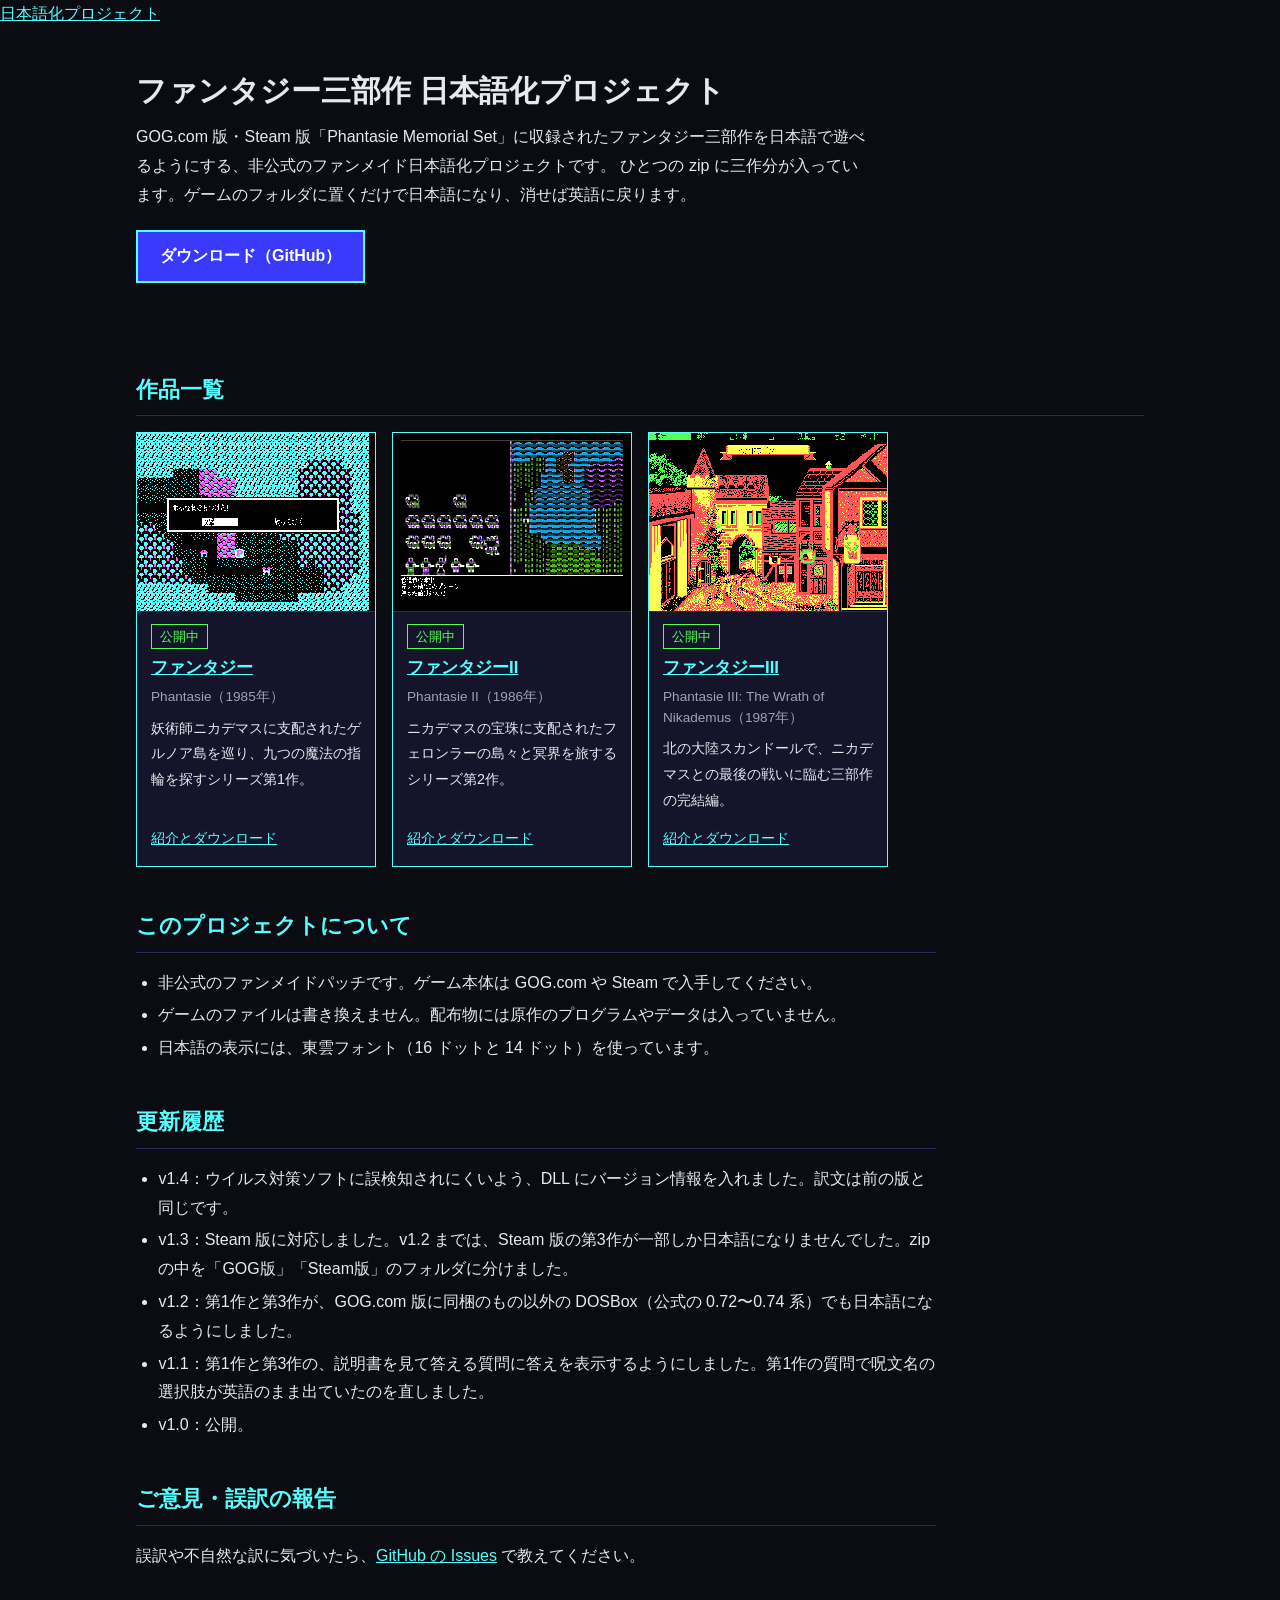
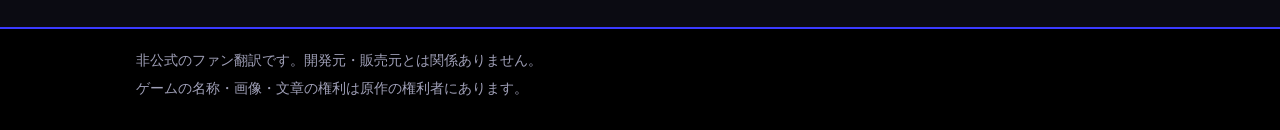
<file: docs/index.html>
<!doctype html>
<html lang="ja">
<head>
<meta charset="utf-8">
<meta name="viewport" content="width=device-width, initial-scale=1">
<title>ファンタジー三部作 日本語化プロジェクト</title>
<meta name="description" content="GOG.com 版・Steam 版 Phantasie Memorial Set の三作を日本語で遊べるようにする、非公式のファンメイド日本語化プロジェクト。">
<meta property="og:type" content="website">
<meta property="og:title" content="ファンタジー三部作 日本語化プロジェクト">
<meta property="og:description" content="GOG.com 版・Steam 版 Phantasie Memorial Set の三作を日本語で遊べるようにする、非公式のファンメイド日本語化プロジェクト。">
<meta property="og:url" content="https://higesho.github.io/phantasie-ja/">
<meta property="og:image" content="https://higesho.github.io/phantasie-ja/phantasie3/img/town.png">
<link rel="stylesheet" href="style.css">
</head>
<body>
<header class="jpn" id="jpn"><div class="jpn-band"><a class="jpn-home" href="https://higesho.github.io/ja/">日本語化プロジェクト</a></div></header>
<script src="https://higesho.github.io/ja/nav.js"></script>

<main class="band">
<section class="hero">
<h1>ファンタジー三部作 日本語化プロジェクト</h1>
<p class="tag">GOG.com 版・Steam 版「Phantasie Memorial Set」に収録されたファンタジー三部作を日本語で遊べるようにする、非公式のファンメイド日本語化プロジェクトです。
ひとつの zip に三作分が入っています。ゲームのフォルダに置くだけで日本語になり、消せば英語に戻ります。</p>
<p><a class="dl" href="https://github.com/higesho/phantasie-ja/releases/tag/v1.4">ダウンロード（GitHub）</a></p>
</section>

<h2 id="titles">作品一覧</h2>
<ul class="titles">
  <li class="ready">
    <a class="thumb" href="phantasie1/index.html"><img src="phantasie1/img/field.png" alt="ファンタジー 日本語版の画面" loading="lazy"></a>
    <div class="body">
      <span class="state ready">公開中</span>
      <span class="name"><a href="phantasie1/index.html">ファンタジー</a></span>
      <span class="orig">Phantasie（1985年）</span>
      <span class="desc">妖術師ニカデマスに支配されたゲルノア島を巡り、九つの魔法の指輪を探すシリーズ第1作。</span>
      <span class="more"><a href="phantasie1/index.html">紹介とダウンロード</a></span>
    </div>
  </li>
  <li class="ready">
    <a class="thumb" href="phantasie2/index.html"><img src="phantasie2/img/monster.png" alt="ファンタジーII 日本語版の画面" loading="lazy"></a>
    <div class="body">
      <span class="state ready">公開中</span>
      <span class="name"><a href="phantasie2/index.html">ファンタジーII</a></span>
      <span class="orig">Phantasie II（1986年）</span>
      <span class="desc">ニカデマスの宝珠に支配されたフェロンラーの島々と冥界を旅するシリーズ第2作。</span>
      <span class="more"><a href="phantasie2/index.html">紹介とダウンロード</a></span>
    </div>
  </li>
  <li class="ready">
    <a class="thumb" href="phantasie3/index.html"><img src="phantasie3/img/town.png" alt="ファンタジーIII 日本語版の画面" loading="lazy"></a>
    <div class="body">
      <span class="state ready">公開中</span>
      <span class="name"><a href="phantasie3/index.html">ファンタジーIII</a></span>
      <span class="orig">Phantasie III: The Wrath of Nikademus（1987年）</span>
      <span class="desc">北の大陸スカンドールで、ニカデマスとの最後の戦いに臨む三部作の完結編。</span>
      <span class="more"><a href="phantasie3/index.html">紹介とダウンロード</a></span>
    </div>
  </li>
</ul>

<div class="text">
<h2>このプロジェクトについて</h2>
<ul>
<li>非公式のファンメイドパッチです。ゲーム本体は GOG.com や Steam で入手してください。</li>
<li>ゲームのファイルは書き換えません。配布物には原作のプログラムやデータは入っていません。</li>
<li>日本語の表示には、東雲フォント（16 ドットと 14 ドット）を使っています。</li>
</ul>

<h2>更新履歴</h2>
<ul>
<li>v1.4：ウイルス対策ソフトに誤検知されにくいよう、DLL にバージョン情報を入れました。訳文は前の版と同じです。</li>
<li>v1.3：Steam 版に対応しました。v1.2 までは、Steam 版の第3作が一部しか日本語になりませんでした。zip の中を「GOG版」「Steam版」のフォルダに分けました。</li>
<li>v1.2：第1作と第3作が、GOG.com 版に同梱のもの以外の DOSBox（公式の 0.72〜0.74 系）でも日本語になるようにしました。</li>
<li>v1.1：第1作と第3作の、説明書を見て答える質問に答えを表示するようにしました。第1作の質問で呪文名の選択肢が英語のまま出ていたのを直しました。</li>
<li>v1.0：公開。</li>
</ul>

<h2>ご意見・誤訳の報告</h2>
<p>誤訳や不自然な訳に気づいたら、<a href="https://github.com/higesho/phantasie-ja/issues">GitHub の Issues</a> で教えてください。</p>
</div>
</main>

<footer class="foot"><div class="band">
  <p>非公式のファン翻訳です。開発元・販売元とは関係ありません。</p>
  <p>ゲームの名称・画像・文章の権利は原作の権利者にあります。</p>
</div></footer>
</body>
</html>
</file>
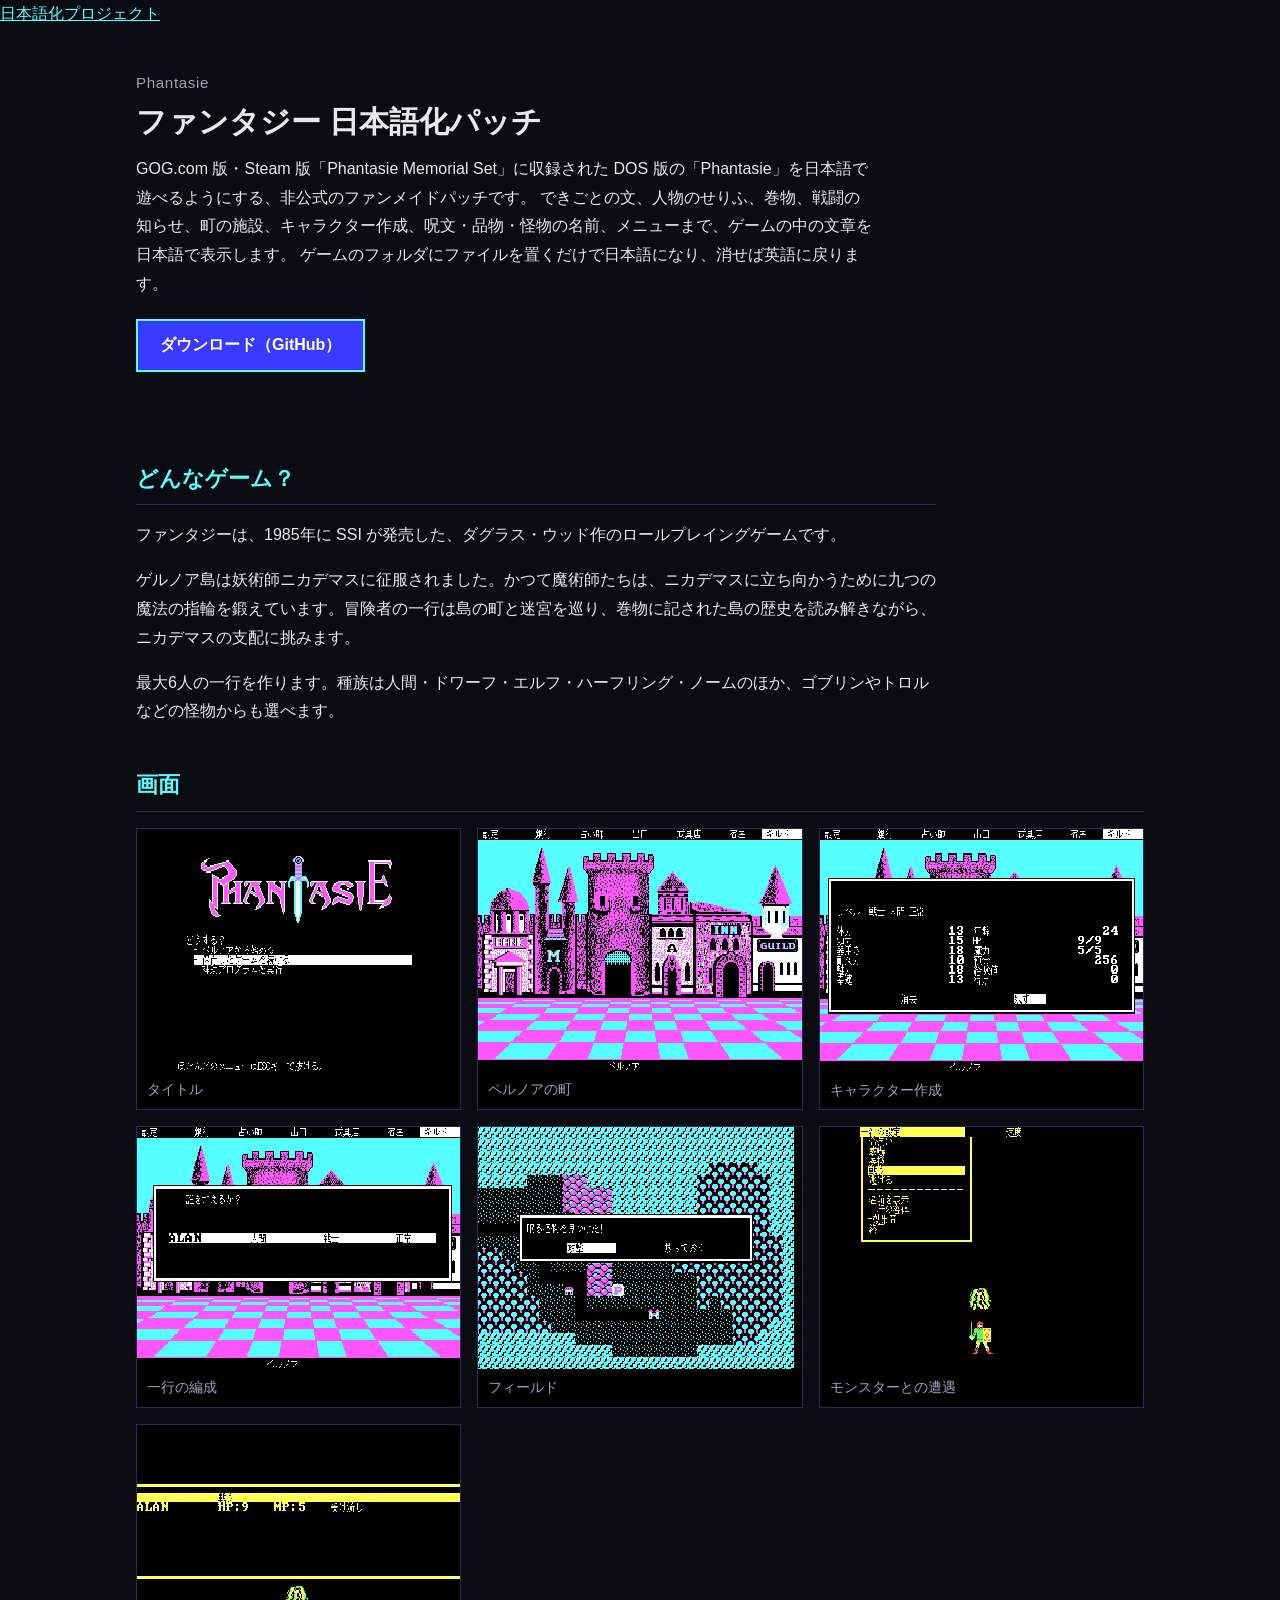
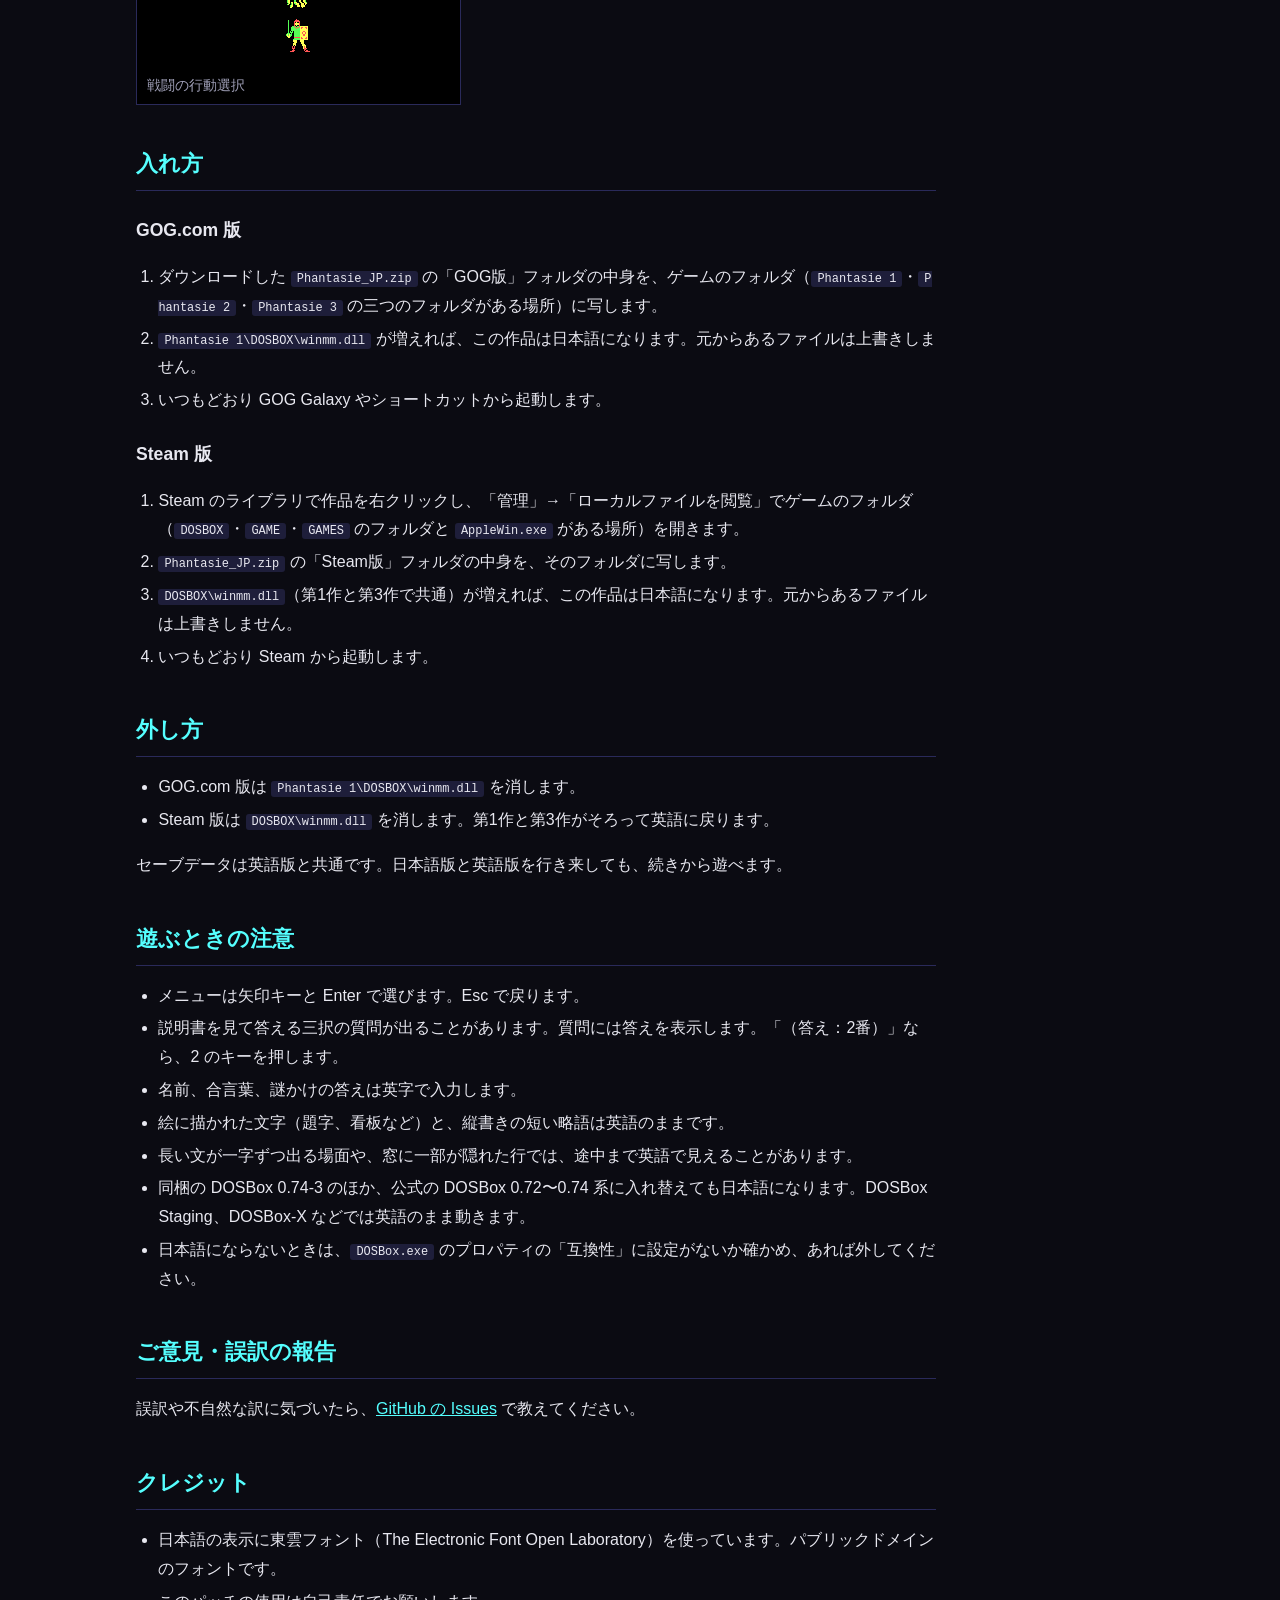
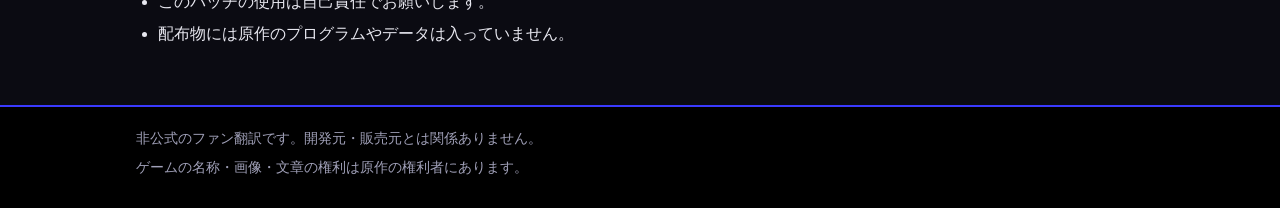
<file: docs/phantasie1/index.html>
<!doctype html>
<html lang="ja">
<head>
<meta charset="utf-8">
<meta name="viewport" content="width=device-width, initial-scale=1">
<title>ファンタジー 日本語化パッチ — ファンタジー三部作 日本語化プロジェクト</title>
<meta name="description" content="GOG.com 版・Steam 版 Phantasie（DOS 版）を日本語で遊べるようにする、非公式のファンメイドパッチ。">
<meta property="og:type" content="website">
<meta property="og:title" content="ファンタジー 日本語化パッチ — ファンタジー三部作 日本語化プロジェクト">
<meta property="og:description" content="GOG.com 版・Steam 版 Phantasie（DOS 版）を日本語で遊べるようにする、非公式のファンメイドパッチ。">
<meta property="og:url" content="https://higesho.github.io/phantasie-ja/phantasie1/">
<meta property="og:image" content="https://higesho.github.io/phantasie-ja/phantasie1/img/field.png">
<link rel="stylesheet" href="../style.css">
</head>
<body>
<header class="jpn" id="jpn"><div class="jpn-band"><a class="jpn-home" href="https://higesho.github.io/ja/">日本語化プロジェクト</a></div></header>
<script src="https://higesho.github.io/ja/nav.js"></script>

<main class="band">
<section class="hero">
<p class="sub">Phantasie</p>
<h1>ファンタジー 日本語化パッチ</h1>
<p class="tag">GOG.com 版・Steam 版「Phantasie Memorial Set」に収録された DOS 版の「Phantasie」を日本語で遊べるようにする、非公式のファンメイドパッチです。
できごとの文、人物のせりふ、巻物、戦闘の知らせ、町の施設、キャラクター作成、呪文・品物・怪物の名前、メニューまで、ゲームの中の文章を日本語で表示します。
ゲームのフォルダにファイルを置くだけで日本語になり、消せば英語に戻ります。</p>
<p><a class="dl" href="https://github.com/higesho/phantasie-ja/releases/tag/v1.4">ダウンロード（GitHub）</a></p>
</section>

<div class="text">
<h2>どんなゲーム？</h2>
<p>ファンタジーは、1985年に SSI が発売した、ダグラス・ウッド作のロールプレイングゲームです。</p>
<p>ゲルノア島は妖術師ニカデマスに征服されました。かつて魔術師たちは、ニカデマスに立ち向かうために九つの魔法の指輪を鍛えています。冒険者の一行は島の町と迷宮を巡り、巻物に記された島の歴史を読み解きながら、ニカデマスの支配に挑みます。</p>
<p>最大6人の一行を作ります。種族は人間・ドワーフ・エルフ・ハーフリング・ノームのほか、ゴブリンやトロルなどの怪物からも選べます。</p>
</div>

<h2>画面</h2>
<div class="shots">
  <figure><img src="img/title.png" alt="ファンタジー 日本語版のタイトルの画面" loading="lazy"><figcaption>タイトル</figcaption></figure>
  <figure><img src="img/town.png" alt="ファンタジー 日本語版のペルノアの町の画面" loading="lazy"><figcaption>ペルノアの町</figcaption></figure>
  <figure><img src="img/create.png" alt="ファンタジー 日本語版のキャラクター作成の画面" loading="lazy"><figcaption>キャラクター作成</figcaption></figure>
  <figure><img src="img/party.png" alt="ファンタジー 日本語版の一行の編成の画面" loading="lazy"><figcaption>一行の編成</figcaption></figure>
  <figure><img src="img/field.png" alt="ファンタジー 日本語版のフィールドの画面" loading="lazy"><figcaption>フィールド</figcaption></figure>
  <figure><img src="img/monster.png" alt="ファンタジー 日本語版のモンスターとの遭遇の画面" loading="lazy"><figcaption>モンスターとの遭遇</figcaption></figure>
  <figure><img src="img/battle.png" alt="ファンタジー 日本語版の戦闘の行動選択の画面" loading="lazy"><figcaption>戦闘の行動選択</figcaption></figure>
</div>

<div class="text">
<h2>入れ方</h2>
<h3>GOG.com 版</h3>
<ol>
<li>ダウンロードした <code>Phantasie_JP.zip</code> の「GOG版」フォルダの中身を、ゲームのフォルダ（<code>Phantasie 1</code>・<code>Phantasie 2</code>・<code>Phantasie 3</code> の三つのフォルダがある場所）に写します。</li>
<li><code>Phantasie 1\DOSBOX\winmm.dll</code> が増えれば、この作品は日本語になります。元からあるファイルは上書きしません。</li>
<li>いつもどおり GOG Galaxy やショートカットから起動します。</li>
</ol>
<h3>Steam 版</h3>
<ol>
<li>Steam のライブラリで作品を右クリックし、「管理」→「ローカルファイルを閲覧」でゲームのフォルダ（<code>DOSBOX</code>・<code>GAME</code>・<code>GAMES</code> のフォルダと <code>AppleWin.exe</code> がある場所）を開きます。</li>
<li><code>Phantasie_JP.zip</code> の「Steam版」フォルダの中身を、そのフォルダに写します。</li>
<li><code>DOSBOX\winmm.dll</code>（第1作と第3作で共通）が増えれば、この作品は日本語になります。元からあるファイルは上書きしません。</li>
<li>いつもどおり Steam から起動します。</li>
</ol>

<h2>外し方</h2>
<ul>
<li>GOG.com 版は <code>Phantasie 1\DOSBOX\winmm.dll</code> を消します。</li>
<li>Steam 版は <code>DOSBOX\winmm.dll</code> を消します。第1作と第3作がそろって英語に戻ります。</li>
</ul>
<p>セーブデータは英語版と共通です。日本語版と英語版を行き来しても、続きから遊べます。</p>

<h2>遊ぶときの注意</h2>
<ul>
<li>メニューは矢印キーと Enter で選びます。Esc で戻ります。</li>
<li>説明書を見て答える三択の質問が出ることがあります。質問には答えを表示します。「（答え：2番）」なら、2 のキーを押します。</li>
<li>名前、合言葉、謎かけの答えは英字で入力します。</li>
<li>絵に描かれた文字（題字、看板など）と、縦書きの短い略語は英語のままです。</li>
<li>長い文が一字ずつ出る場面や、窓に一部が隠れた行では、途中まで英語で見えることがあります。</li>
<li>同梱の DOSBox 0.74-3 のほか、公式の DOSBox 0.72〜0.74 系に入れ替えても日本語になります。DOSBox Staging、DOSBox-X などでは英語のまま動きます。</li>
<li>日本語にならないときは、<code>DOSBox.exe</code> のプロパティの「互換性」に設定がないか確かめ、あれば外してください。</li>
</ul>

<h2>ご意見・誤訳の報告</h2>
<p>誤訳や不自然な訳に気づいたら、<a href="https://github.com/higesho/phantasie-ja/issues">GitHub の Issues</a> で教えてください。</p>

<h2>クレジット</h2>
<ul>
<li>日本語の表示に東雲フォント（The Electronic Font Open Laboratory）を使っています。パブリックドメインのフォントです。</li>
<li>このパッチの使用は自己責任でお願いします。</li>
<li>配布物には原作のプログラムやデータは入っていません。</li>
</ul>
</div>
</main>

<footer class="foot"><div class="band">
  <p>非公式のファン翻訳です。開発元・販売元とは関係ありません。</p>
  <p>ゲームの名称・画像・文章の権利は原作の権利者にあります。</p>
</div></footer>
</body>
</html>
</file>
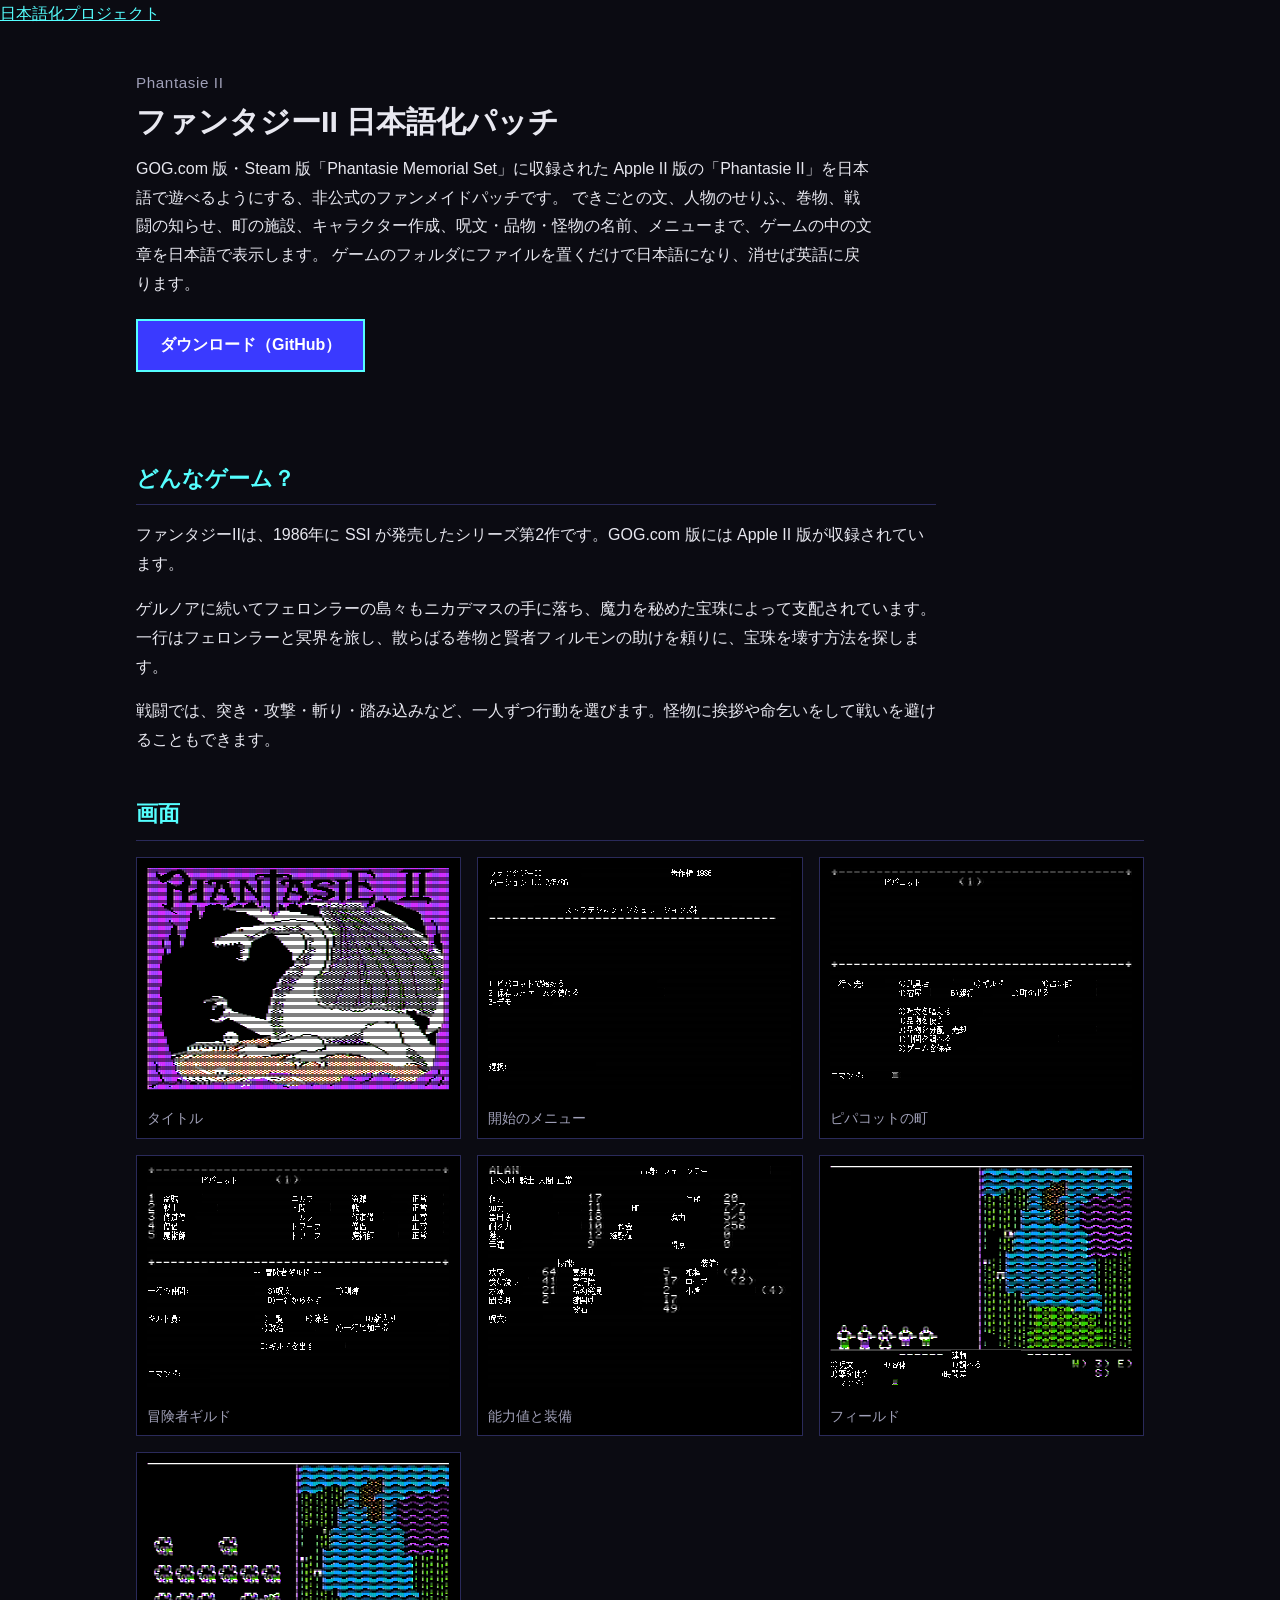
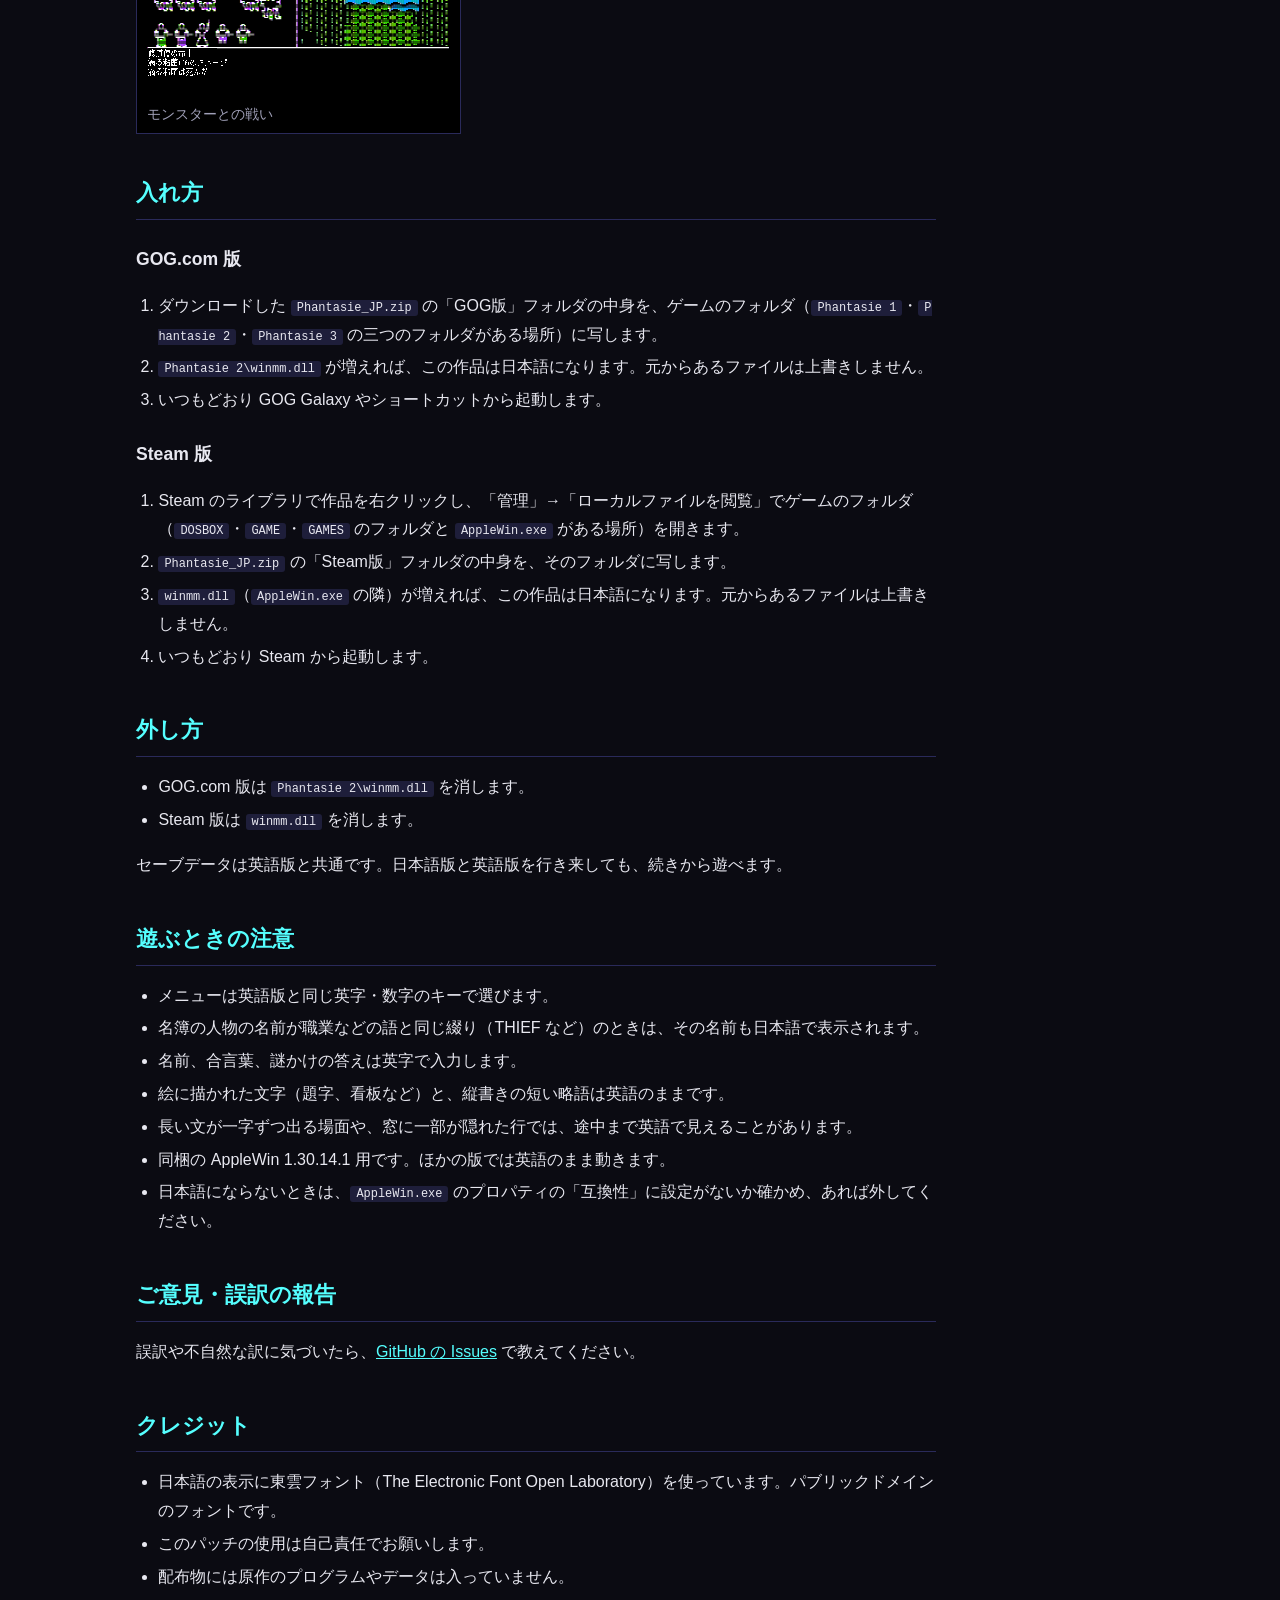
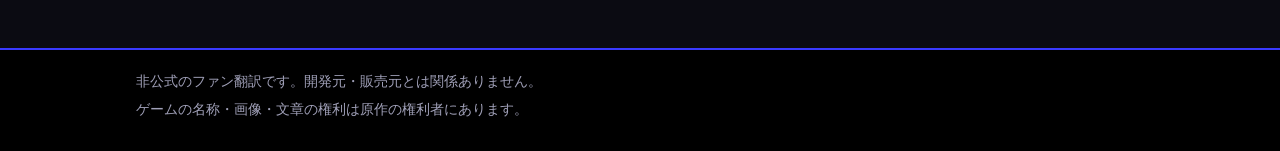
<file: docs/phantasie2/index.html>
<!doctype html>
<html lang="ja">
<head>
<meta charset="utf-8">
<meta name="viewport" content="width=device-width, initial-scale=1">
<title>ファンタジーII 日本語化パッチ — ファンタジー三部作 日本語化プロジェクト</title>
<meta name="description" content="GOG.com 版・Steam 版 Phantasie II（Apple II 版）を日本語で遊べるようにする、非公式のファンメイドパッチ。">
<meta property="og:type" content="website">
<meta property="og:title" content="ファンタジーII 日本語化パッチ — ファンタジー三部作 日本語化プロジェクト">
<meta property="og:description" content="GOG.com 版・Steam 版 Phantasie II（Apple II 版）を日本語で遊べるようにする、非公式のファンメイドパッチ。">
<meta property="og:url" content="https://higesho.github.io/phantasie-ja/phantasie2/">
<meta property="og:image" content="https://higesho.github.io/phantasie-ja/phantasie2/img/monster.png">
<link rel="stylesheet" href="../style.css">
</head>
<body>
<header class="jpn" id="jpn"><div class="jpn-band"><a class="jpn-home" href="https://higesho.github.io/ja/">日本語化プロジェクト</a></div></header>
<script src="https://higesho.github.io/ja/nav.js"></script>

<main class="band">
<section class="hero">
<p class="sub">Phantasie II</p>
<h1>ファンタジーII 日本語化パッチ</h1>
<p class="tag">GOG.com 版・Steam 版「Phantasie Memorial Set」に収録された Apple II 版の「Phantasie II」を日本語で遊べるようにする、非公式のファンメイドパッチです。
できごとの文、人物のせりふ、巻物、戦闘の知らせ、町の施設、キャラクター作成、呪文・品物・怪物の名前、メニューまで、ゲームの中の文章を日本語で表示します。
ゲームのフォルダにファイルを置くだけで日本語になり、消せば英語に戻ります。</p>
<p><a class="dl" href="https://github.com/higesho/phantasie-ja/releases/tag/v1.4">ダウンロード（GitHub）</a></p>
</section>

<div class="text">
<h2>どんなゲーム？</h2>
<p>ファンタジーIIは、1986年に SSI が発売したシリーズ第2作です。GOG.com 版には Apple II 版が収録されています。</p>
<p>ゲルノアに続いてフェロンラーの島々もニカデマスの手に落ち、魔力を秘めた宝珠によって支配されています。一行はフェロンラーと冥界を旅し、散らばる巻物と賢者フィルモンの助けを頼りに、宝珠を壊す方法を探します。</p>
<p>戦闘では、突き・攻撃・斬り・踏み込みなど、一人ずつ行動を選びます。怪物に挨拶や命乞いをして戦いを避けることもできます。</p>
</div>

<h2>画面</h2>
<div class="shots">
  <figure><img src="img/title.png" alt="ファンタジーII 日本語版のタイトルの画面" loading="lazy"><figcaption>タイトル</figcaption></figure>
  <figure><img src="img/menu.png" alt="ファンタジーII 日本語版の開始のメニューの画面" loading="lazy"><figcaption>開始のメニュー</figcaption></figure>
  <figure><img src="img/town.png" alt="ファンタジーII 日本語版のピパコットの町の画面" loading="lazy"><figcaption>ピパコットの町</figcaption></figure>
  <figure><img src="img/party.png" alt="ファンタジーII 日本語版の冒険者ギルドの画面" loading="lazy"><figcaption>冒険者ギルド</figcaption></figure>
  <figure><img src="img/status.png" alt="ファンタジーII 日本語版の能力値と装備の画面" loading="lazy"><figcaption>能力値と装備</figcaption></figure>
  <figure><img src="img/field.png" alt="ファンタジーII 日本語版のフィールドの画面" loading="lazy"><figcaption>フィールド</figcaption></figure>
  <figure><img src="img/monster.png" alt="ファンタジーII 日本語版のモンスターとの戦いの画面" loading="lazy"><figcaption>モンスターとの戦い</figcaption></figure>
</div>

<div class="text">
<h2>入れ方</h2>
<h3>GOG.com 版</h3>
<ol>
<li>ダウンロードした <code>Phantasie_JP.zip</code> の「GOG版」フォルダの中身を、ゲームのフォルダ（<code>Phantasie 1</code>・<code>Phantasie 2</code>・<code>Phantasie 3</code> の三つのフォルダがある場所）に写します。</li>
<li><code>Phantasie 2\winmm.dll</code> が増えれば、この作品は日本語になります。元からあるファイルは上書きしません。</li>
<li>いつもどおり GOG Galaxy やショートカットから起動します。</li>
</ol>
<h3>Steam 版</h3>
<ol>
<li>Steam のライブラリで作品を右クリックし、「管理」→「ローカルファイルを閲覧」でゲームのフォルダ（<code>DOSBOX</code>・<code>GAME</code>・<code>GAMES</code> のフォルダと <code>AppleWin.exe</code> がある場所）を開きます。</li>
<li><code>Phantasie_JP.zip</code> の「Steam版」フォルダの中身を、そのフォルダに写します。</li>
<li><code>winmm.dll</code>（<code>AppleWin.exe</code> の隣）が増えれば、この作品は日本語になります。元からあるファイルは上書きしません。</li>
<li>いつもどおり Steam から起動します。</li>
</ol>

<h2>外し方</h2>
<ul>
<li>GOG.com 版は <code>Phantasie 2\winmm.dll</code> を消します。</li>
<li>Steam 版は <code>winmm.dll</code> を消します。</li>
</ul>
<p>セーブデータは英語版と共通です。日本語版と英語版を行き来しても、続きから遊べます。</p>

<h2>遊ぶときの注意</h2>
<ul>
<li>メニューは英語版と同じ英字・数字のキーで選びます。</li>
<li>名簿の人物の名前が職業などの語と同じ綴り（THIEF など）のときは、その名前も日本語で表示されます。</li>
<li>名前、合言葉、謎かけの答えは英字で入力します。</li>
<li>絵に描かれた文字（題字、看板など）と、縦書きの短い略語は英語のままです。</li>
<li>長い文が一字ずつ出る場面や、窓に一部が隠れた行では、途中まで英語で見えることがあります。</li>
<li>同梱の AppleWin 1.30.14.1 用です。ほかの版では英語のまま動きます。</li>
<li>日本語にならないときは、<code>AppleWin.exe</code> のプロパティの「互換性」に設定がないか確かめ、あれば外してください。</li>
</ul>

<h2>ご意見・誤訳の報告</h2>
<p>誤訳や不自然な訳に気づいたら、<a href="https://github.com/higesho/phantasie-ja/issues">GitHub の Issues</a> で教えてください。</p>

<h2>クレジット</h2>
<ul>
<li>日本語の表示に東雲フォント（The Electronic Font Open Laboratory）を使っています。パブリックドメインのフォントです。</li>
<li>このパッチの使用は自己責任でお願いします。</li>
<li>配布物には原作のプログラムやデータは入っていません。</li>
</ul>
</div>
</main>

<footer class="foot"><div class="band">
  <p>非公式のファン翻訳です。開発元・販売元とは関係ありません。</p>
  <p>ゲームの名称・画像・文章の権利は原作の権利者にあります。</p>
</div></footer>
</body>
</html>
</file>
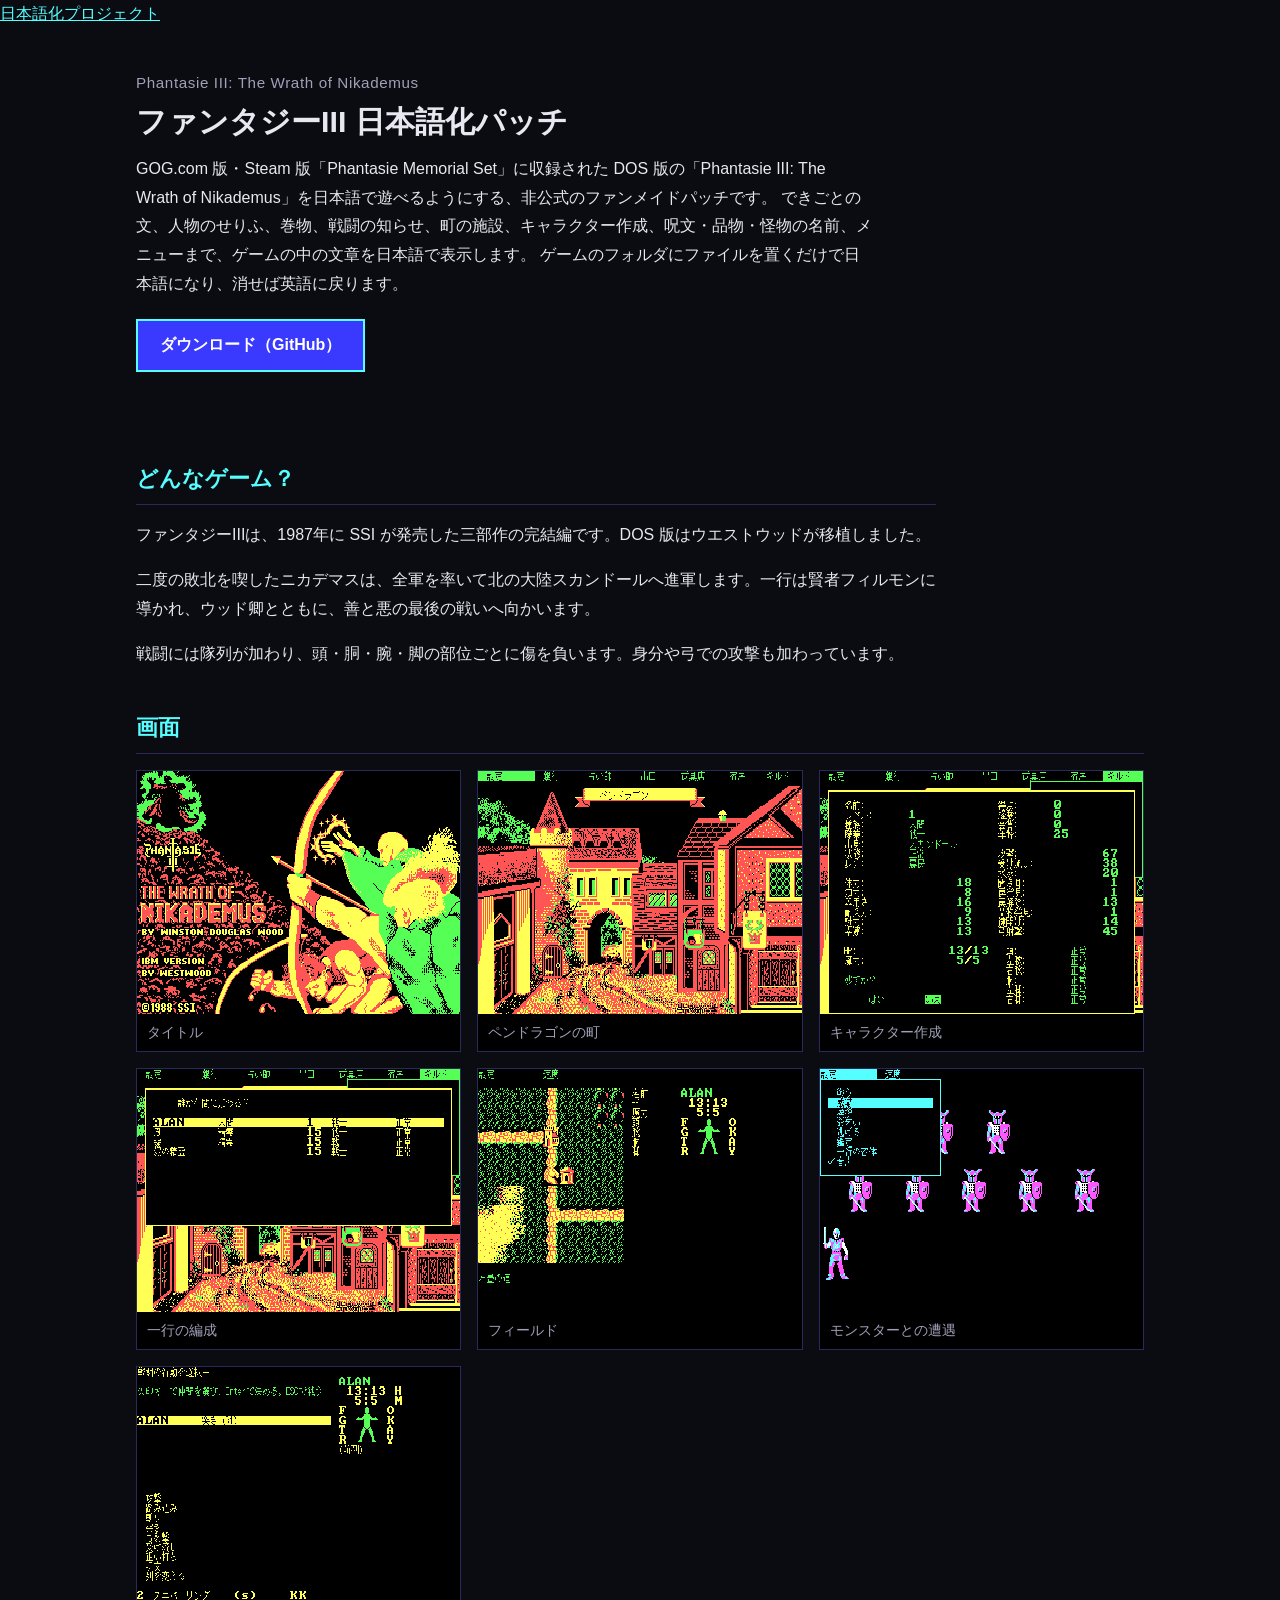
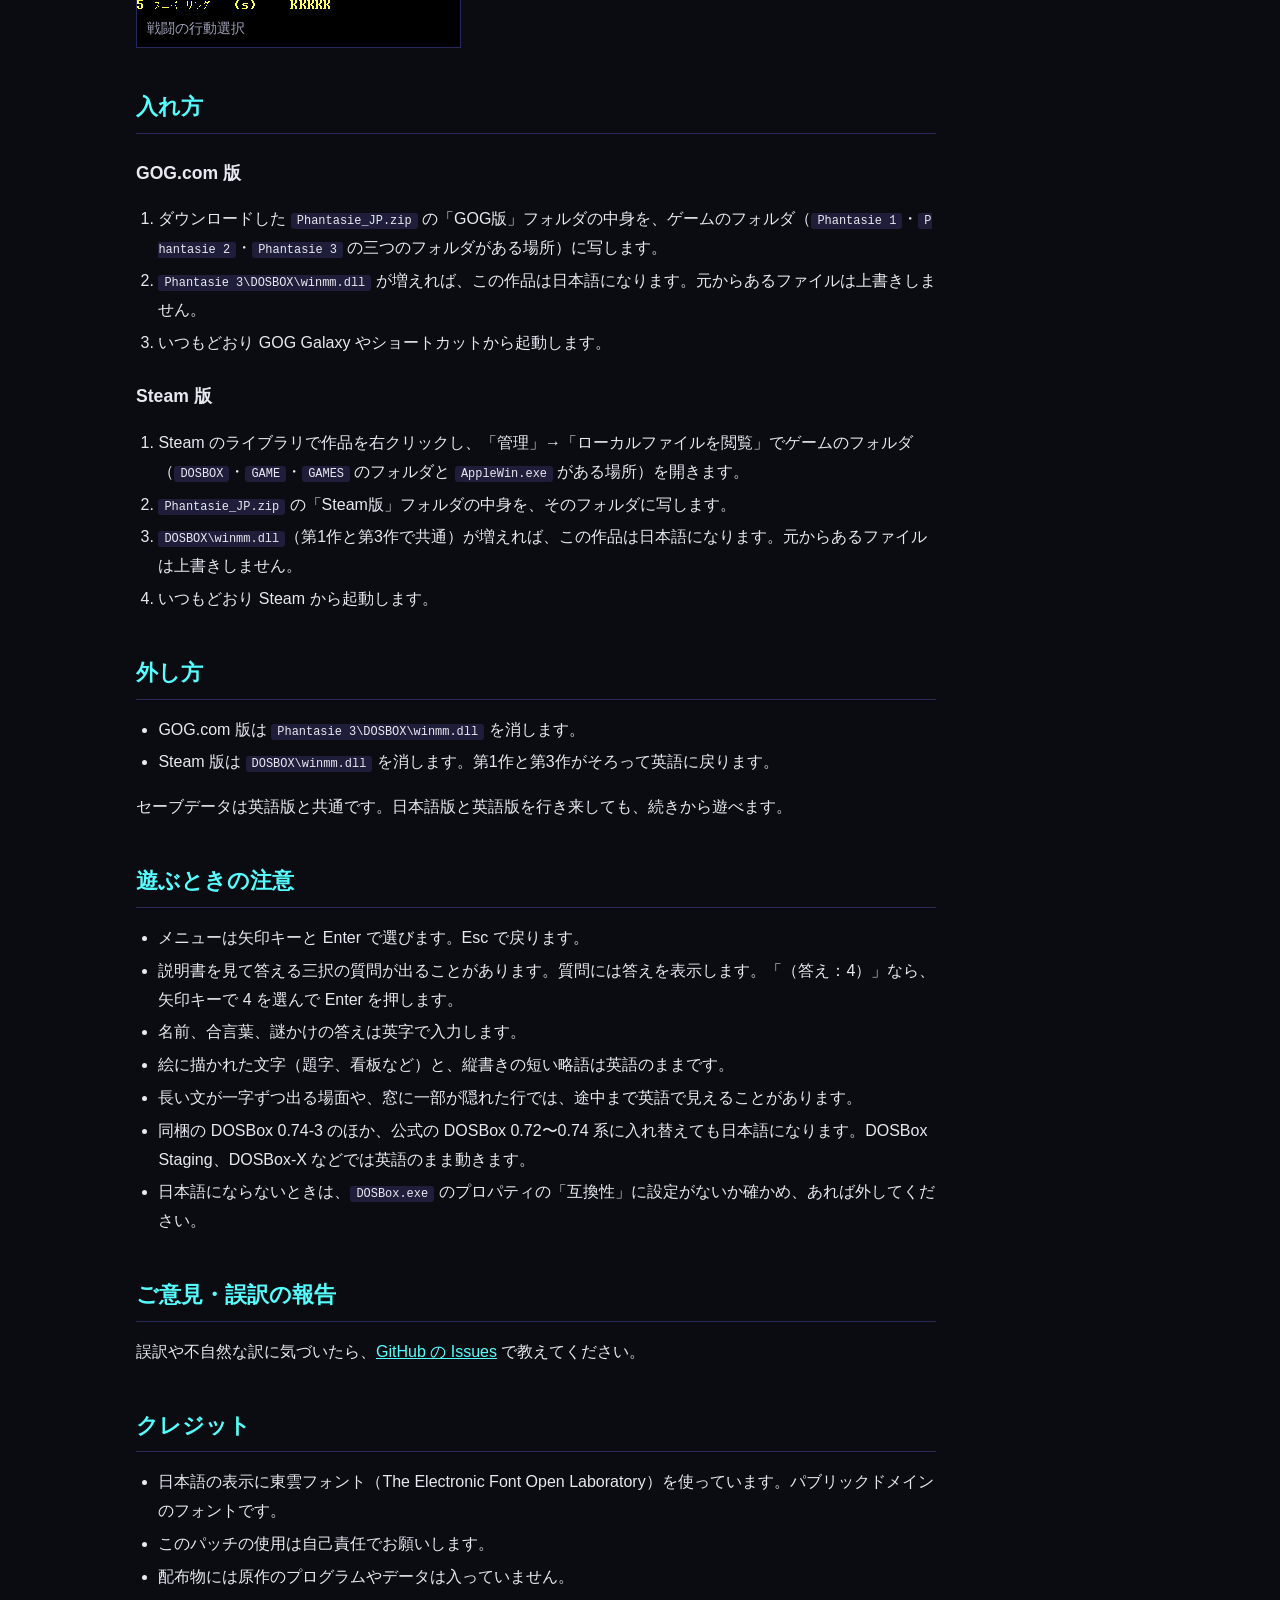
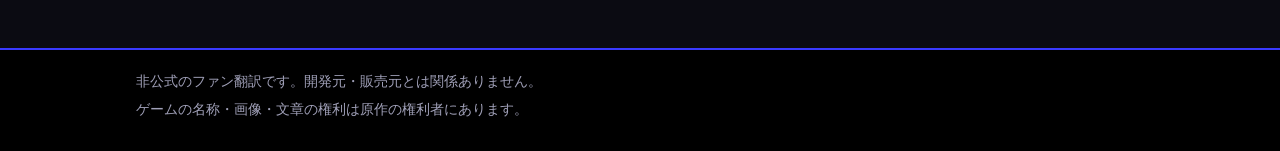
<file: docs/phantasie3/index.html>
<!doctype html>
<html lang="ja">
<head>
<meta charset="utf-8">
<meta name="viewport" content="width=device-width, initial-scale=1">
<title>ファンタジーIII 日本語化パッチ — ファンタジー三部作 日本語化プロジェクト</title>
<meta name="description" content="GOG.com 版・Steam 版 Phantasie III: The Wrath of Nikademus（DOS 版）を日本語で遊べるようにする、非公式のファンメイドパッチ。">
<meta property="og:type" content="website">
<meta property="og:title" content="ファンタジーIII 日本語化パッチ — ファンタジー三部作 日本語化プロジェクト">
<meta property="og:description" content="GOG.com 版・Steam 版 Phantasie III: The Wrath of Nikademus（DOS 版）を日本語で遊べるようにする、非公式のファンメイドパッチ。">
<meta property="og:url" content="https://higesho.github.io/phantasie-ja/phantasie3/">
<meta property="og:image" content="https://higesho.github.io/phantasie-ja/phantasie3/img/town.png">
<link rel="stylesheet" href="../style.css">
</head>
<body>
<header class="jpn" id="jpn"><div class="jpn-band"><a class="jpn-home" href="https://higesho.github.io/ja/">日本語化プロジェクト</a></div></header>
<script src="https://higesho.github.io/ja/nav.js"></script>

<main class="band">
<section class="hero">
<p class="sub">Phantasie III: The Wrath of Nikademus</p>
<h1>ファンタジーIII 日本語化パッチ</h1>
<p class="tag">GOG.com 版・Steam 版「Phantasie Memorial Set」に収録された DOS 版の「Phantasie III: The Wrath of Nikademus」を日本語で遊べるようにする、非公式のファンメイドパッチです。
できごとの文、人物のせりふ、巻物、戦闘の知らせ、町の施設、キャラクター作成、呪文・品物・怪物の名前、メニューまで、ゲームの中の文章を日本語で表示します。
ゲームのフォルダにファイルを置くだけで日本語になり、消せば英語に戻ります。</p>
<p><a class="dl" href="https://github.com/higesho/phantasie-ja/releases/tag/v1.4">ダウンロード（GitHub）</a></p>
</section>

<div class="text">
<h2>どんなゲーム？</h2>
<p>ファンタジーIIIは、1987年に SSI が発売した三部作の完結編です。DOS 版はウエストウッドが移植しました。</p>
<p>二度の敗北を喫したニカデマスは、全軍を率いて北の大陸スカンドールへ進軍します。一行は賢者フィルモンに導かれ、ウッド卿とともに、善と悪の最後の戦いへ向かいます。</p>
<p>戦闘には隊列が加わり、頭・胴・腕・脚の部位ごとに傷を負います。身分や弓での攻撃も加わっています。</p>
</div>

<h2>画面</h2>
<div class="shots">
  <figure><img src="img/title.png" alt="ファンタジーIII 日本語版のタイトルの画面" loading="lazy"><figcaption>タイトル</figcaption></figure>
  <figure><img src="img/town.png" alt="ファンタジーIII 日本語版のペンドラゴンの町の画面" loading="lazy"><figcaption>ペンドラゴンの町</figcaption></figure>
  <figure><img src="img/create.png" alt="ファンタジーIII 日本語版のキャラクター作成の画面" loading="lazy"><figcaption>キャラクター作成</figcaption></figure>
  <figure><img src="img/party.png" alt="ファンタジーIII 日本語版の一行の編成の画面" loading="lazy"><figcaption>一行の編成</figcaption></figure>
  <figure><img src="img/field.png" alt="ファンタジーIII 日本語版のフィールドの画面" loading="lazy"><figcaption>フィールド</figcaption></figure>
  <figure><img src="img/monster.png" alt="ファンタジーIII 日本語版のモンスターとの遭遇の画面" loading="lazy"><figcaption>モンスターとの遭遇</figcaption></figure>
  <figure><img src="img/battle.png" alt="ファンタジーIII 日本語版の戦闘の行動選択の画面" loading="lazy"><figcaption>戦闘の行動選択</figcaption></figure>
</div>

<div class="text">
<h2>入れ方</h2>
<h3>GOG.com 版</h3>
<ol>
<li>ダウンロードした <code>Phantasie_JP.zip</code> の「GOG版」フォルダの中身を、ゲームのフォルダ（<code>Phantasie 1</code>・<code>Phantasie 2</code>・<code>Phantasie 3</code> の三つのフォルダがある場所）に写します。</li>
<li><code>Phantasie 3\DOSBOX\winmm.dll</code> が増えれば、この作品は日本語になります。元からあるファイルは上書きしません。</li>
<li>いつもどおり GOG Galaxy やショートカットから起動します。</li>
</ol>
<h3>Steam 版</h3>
<ol>
<li>Steam のライブラリで作品を右クリックし、「管理」→「ローカルファイルを閲覧」でゲームのフォルダ（<code>DOSBOX</code>・<code>GAME</code>・<code>GAMES</code> のフォルダと <code>AppleWin.exe</code> がある場所）を開きます。</li>
<li><code>Phantasie_JP.zip</code> の「Steam版」フォルダの中身を、そのフォルダに写します。</li>
<li><code>DOSBOX\winmm.dll</code>（第1作と第3作で共通）が増えれば、この作品は日本語になります。元からあるファイルは上書きしません。</li>
<li>いつもどおり Steam から起動します。</li>
</ol>

<h2>外し方</h2>
<ul>
<li>GOG.com 版は <code>Phantasie 3\DOSBOX\winmm.dll</code> を消します。</li>
<li>Steam 版は <code>DOSBOX\winmm.dll</code> を消します。第1作と第3作がそろって英語に戻ります。</li>
</ul>
<p>セーブデータは英語版と共通です。日本語版と英語版を行き来しても、続きから遊べます。</p>

<h2>遊ぶときの注意</h2>
<ul>
<li>メニューは矢印キーと Enter で選びます。Esc で戻ります。</li>
<li>説明書を見て答える三択の質問が出ることがあります。質問には答えを表示します。「（答え：4）」なら、矢印キーで 4 を選んで Enter を押します。</li>
<li>名前、合言葉、謎かけの答えは英字で入力します。</li>
<li>絵に描かれた文字（題字、看板など）と、縦書きの短い略語は英語のままです。</li>
<li>長い文が一字ずつ出る場面や、窓に一部が隠れた行では、途中まで英語で見えることがあります。</li>
<li>同梱の DOSBox 0.74-3 のほか、公式の DOSBox 0.72〜0.74 系に入れ替えても日本語になります。DOSBox Staging、DOSBox-X などでは英語のまま動きます。</li>
<li>日本語にならないときは、<code>DOSBox.exe</code> のプロパティの「互換性」に設定がないか確かめ、あれば外してください。</li>
</ul>

<h2>ご意見・誤訳の報告</h2>
<p>誤訳や不自然な訳に気づいたら、<a href="https://github.com/higesho/phantasie-ja/issues">GitHub の Issues</a> で教えてください。</p>

<h2>クレジット</h2>
<ul>
<li>日本語の表示に東雲フォント（The Electronic Font Open Laboratory）を使っています。パブリックドメインのフォントです。</li>
<li>このパッチの使用は自己責任でお願いします。</li>
<li>配布物には原作のプログラムやデータは入っていません。</li>
</ul>
</div>
</main>

<footer class="foot"><div class="band">
  <p>非公式のファン翻訳です。開発元・販売元とは関係ありません。</p>
  <p>ゲームの名称・画像・文章の権利は原作の権利者にあります。</p>
</div></footer>
</body>
</html>
</file>
<file: docs/style.css>
/* レルムズ・オブ・アルカニア シリーズ 日本語化プロジェクト — 共通スタイル（ultima-ja と共通） */
:root {
  --bg: #0b0b12;
  --panel: #14142a;
  --line: #2a2a5a;
  --text: #e8e8f0;
  --muted: #a0a0b8;
  --cyan: #55ffff;
  --blue: #3a3aff;
  --gold: #ffd75a;
  --green: #55ff55;
}

* { box-sizing: border-box; }

html { -webkit-text-size-adjust: 100%; }

body {
  margin: 0;
  background: var(--bg);
  color: var(--text);
  font-family: "Hiragino Kaku Gothic ProN", "Hiragino Sans", "Yu Gothic UI", "Meiryo", sans-serif;
  line-height: 1.8;
}

a { color: var(--cyan); }
a:hover { color: #ffffff; }

.band { max-width: 1040px; margin: 0 auto; padding: 0 16px; }

/* 上の帯 */
header.top { border-bottom: 2px solid var(--blue); background: #000; }
header.top .band { display: flex; flex-wrap: wrap; align-items: center; gap: 8px 24px; padding-top: 10px; padding-bottom: 10px; }
.brand { color: var(--cyan); font-weight: bold; font-size: 1.1rem; text-decoration: none; letter-spacing: 0.05em; }
header.top nav { display: flex; flex-wrap: wrap; gap: 4px 16px; }
header.top nav a { color: var(--muted); text-decoration: none; }
header.top nav a:hover, header.top nav a.here { color: var(--text); }

/* 冒頭 */
.hero { padding: 40px 0 24px; }
.hero h1 { margin: 0 0 12px; font-size: 1.9rem; line-height: 1.4; }
.hero .sub { margin: 0 0 4px; color: var(--muted); font-size: 0.95rem; letter-spacing: 0.04em; }
.hero p.tag { margin: 0 0 20px; max-width: 46em; }

.dl { display: inline-block; margin: 0 12px 8px 0; padding: 10px 22px; background: var(--blue); color: #fff; text-decoration: none; font-weight: bold; border: 2px solid var(--cyan); }
.dl:hover { background: #5555ff; color: #fff; }
.dl.sub { background: transparent; border-color: var(--line); color: var(--text); font-weight: normal; }

h2 { margin: 40px 0 12px; padding-bottom: 6px; border-bottom: 1px solid var(--line); font-size: 1.35rem; color: var(--cyan); }
h3 { margin: 24px 0 8px; font-size: 1.1rem; }

code { background: #1e1e3a; padding: 1px 6px; border-radius: 3px; font-size: 0.92em; word-break: break-all; }

/* 作品一覧 */
.titles { display: grid; grid-template-columns: repeat(auto-fill, minmax(230px, 1fr)); gap: 16px; margin: 16px 0 8px; padding: 0; list-style: none; }
.titles li { background: var(--panel); border: 1px solid var(--line); display: flex; flex-direction: column; }
.titles li.ready { border-color: var(--cyan); }
.titles .thumb { display: block; aspect-ratio: 4 / 3; background: #000; border-bottom: 1px solid var(--line); overflow: hidden; }
.titles .thumb img { width: 100%; height: 100%; object-fit: fill; image-rendering: pixelated; display: block; }
.titles .thumb.none { display: flex; align-items: center; justify-content: center; color: #3a3a6a; font-size: 3rem; font-weight: bold; font-family: Georgia, "Times New Roman", serif; }
.titles .body { padding: 12px 14px 14px; display: flex; flex-direction: column; gap: 4px; flex: 1; }
.titles .name { font-weight: bold; font-size: 1.05rem; }
.titles .orig { color: var(--muted); font-size: 0.85rem; line-height: 1.5; }
.titles .desc { font-size: 0.9rem; margin-top: 4px; flex: 1; }
.titles .more { margin-top: 8px; font-size: 0.9rem; }
.state { display: inline-block; align-self: flex-start; padding: 0 8px; font-size: 0.8rem; border: 1px solid; }
.state.ready { color: var(--green); border-color: var(--green); }
.state.wip { color: var(--gold); border-color: var(--gold); }
.state.plan { color: var(--muted); border-color: var(--line); }

/* 画面 */
.shots { display: grid; grid-template-columns: repeat(auto-fill, minmax(300px, 1fr)); gap: 16px; margin: 16px 0; }
.shots figure { margin: 0; background: #000; border: 1px solid var(--line); }
.shots img { display: block; width: 100%; aspect-ratio: 4 / 3; object-fit: fill; image-rendering: pixelated; }
.shots figcaption { padding: 6px 10px; font-size: 0.88rem; color: var(--muted); }

/* 文章 */
.text { max-width: 50em; }
.text ol, .text ul { padding-left: 1.4em; }
.text li { margin: 4px 0; }
.note { background: var(--panel); border-left: 4px solid var(--cyan); padding: 10px 14px; margin: 16px 0; }

table.ver { border-collapse: collapse; font-size: 0.88rem; margin: 8px 0; }
table.ver th, table.ver td { border: 1px solid var(--line); padding: 4px 10px; text-align: left; }
table.ver th { background: var(--panel); font-weight: normal; color: var(--muted); }
.scroll { overflow-x: auto; }

/* 下の帯 */
footer.foot { margin-top: 56px; border-top: 2px solid var(--blue); background: #000; color: var(--muted); font-size: 0.85rem; }
footer.foot .band { padding-top: 16px; padding-bottom: 24px; }
footer.foot p { margin: 4px 0; }

@media (max-width: 600px) {
  .hero h1 { font-size: 1.5rem; }
  .shots { grid-template-columns: 1fr; }
}

/* メニュー: 同じシリーズのリンクを左、GitHub、ほかのシリーズ（higesho.github.io の別サイト）を右に並べ、
   ほかのシリーズは区切り線・金色・「↗」で見分ける */
header.top nav a[href^="https://github.com/"] { order: 1; }
header.top nav a[href^="https://higesho.github.io/"] { order: 2; color: var(--gold); opacity: 0.85; }
header.top nav a[href^="https://higesho.github.io/"]::before { content: "↗ "; }
header.top nav a[href^="https://higesho.github.io/"]:hover { color: #fff; opacity: 1; }
header.top nav a:not([href^="https://higesho.github.io/"]) + a[href^="https://higesho.github.io/"] { margin-left: 4px; padding-left: 16px; border-left: 1px solid var(--line); }
</file>
